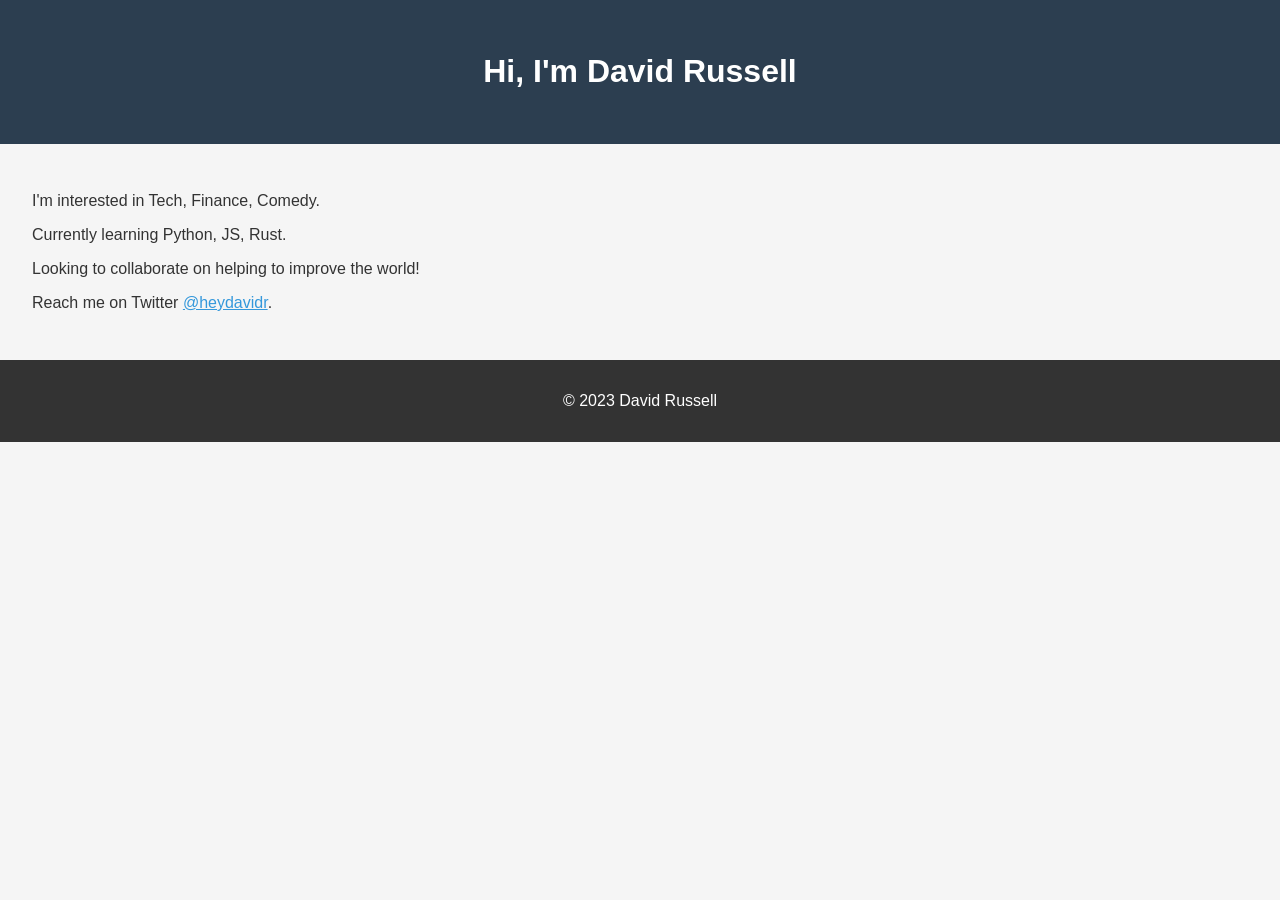
<file: index.html>
<!DOCTYPE html>
<html lang="en">
<head>
    <meta charset="UTF-8">
    <meta name="viewport" content="width=device-width, initial-scale=1.0">
    <title>David Russell</title>
    <link rel="stylesheet" href="style.css">
</head>
<body>
    <header>
        <h1>Hi, I'm David Russell</h1>
    </header>
    <section id="about">
        <p>I'm interested in Tech, Finance, Comedy.</p>
        <p>Currently learning Python, JS, Rust.</p>
        <p>Looking to collaborate on helping to improve the world!</p>
        <p>Reach me on Twitter <a href="https://twitter.com/heydavidr">@heydavidr</a>.</p>
    </section>
    <footer>
        <p>&copy; 2023 David Russell</p>
    </footer>
</body>
</html>
</file>
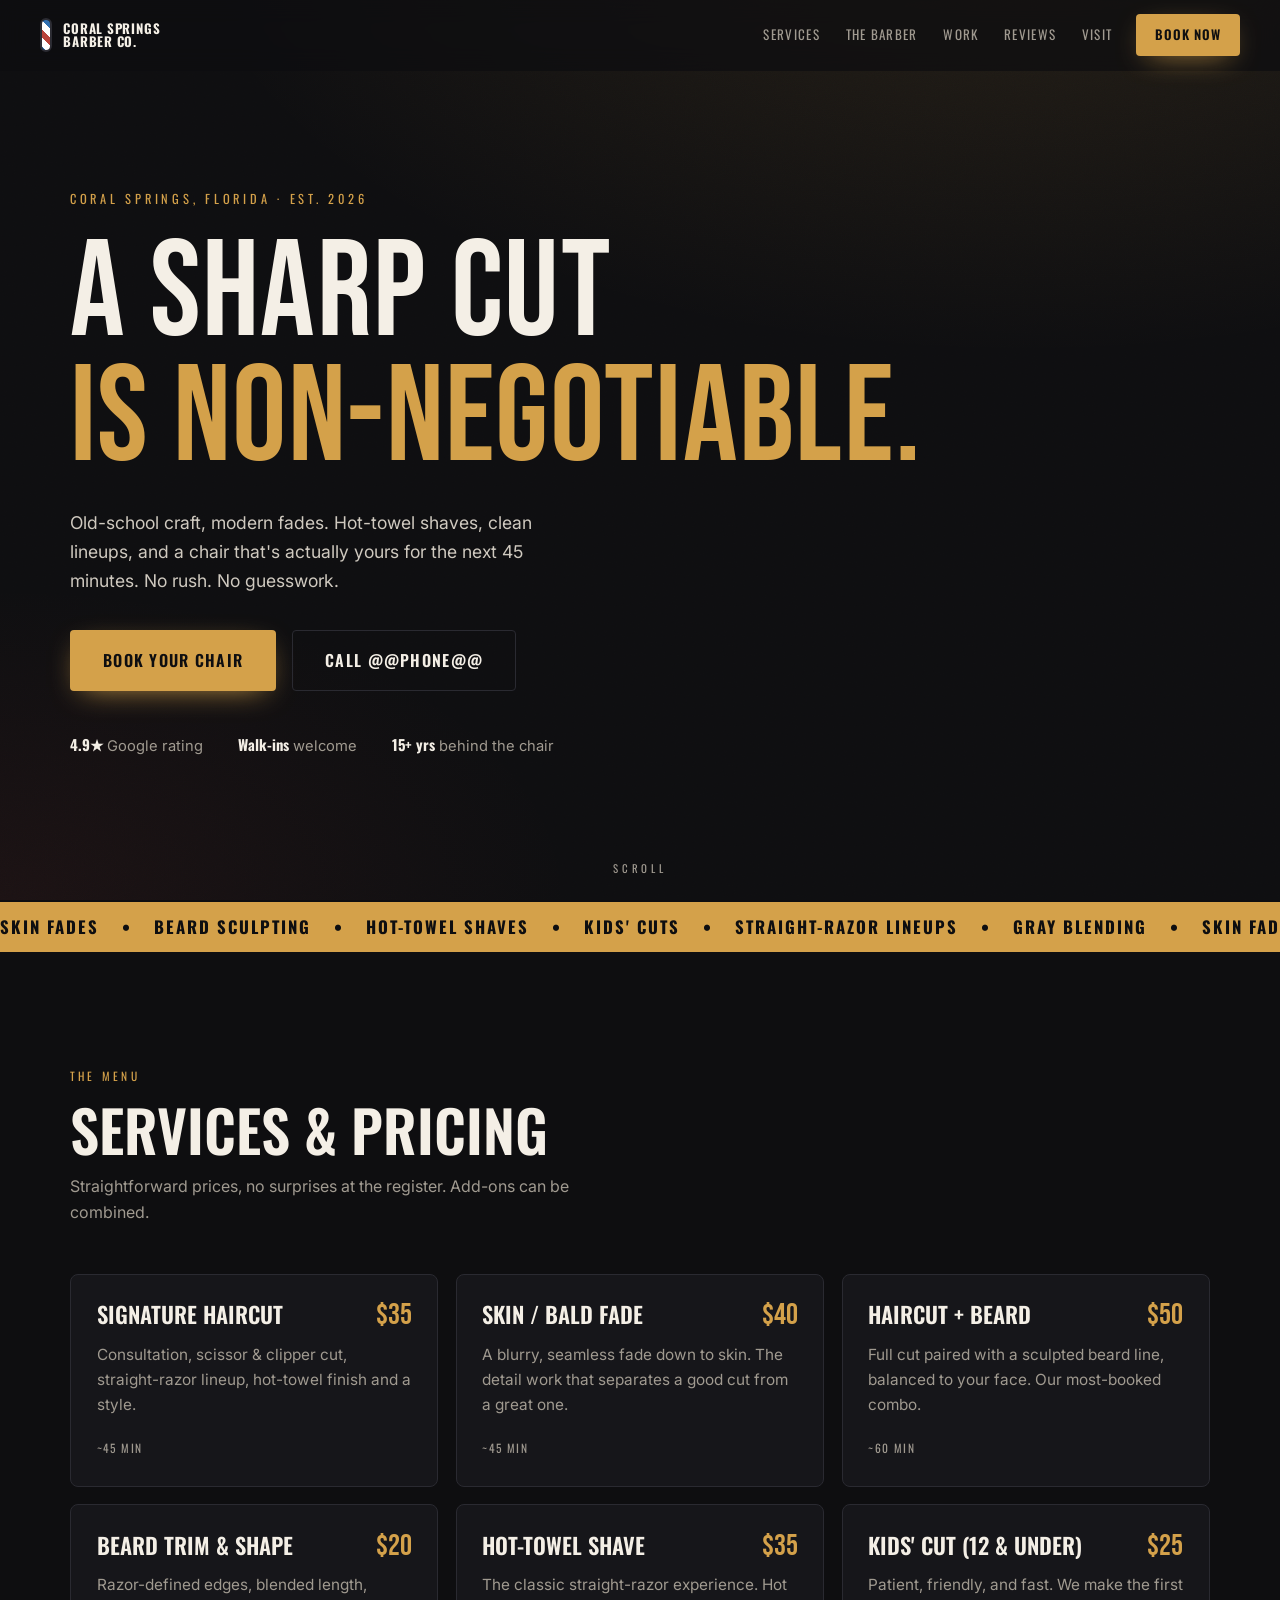
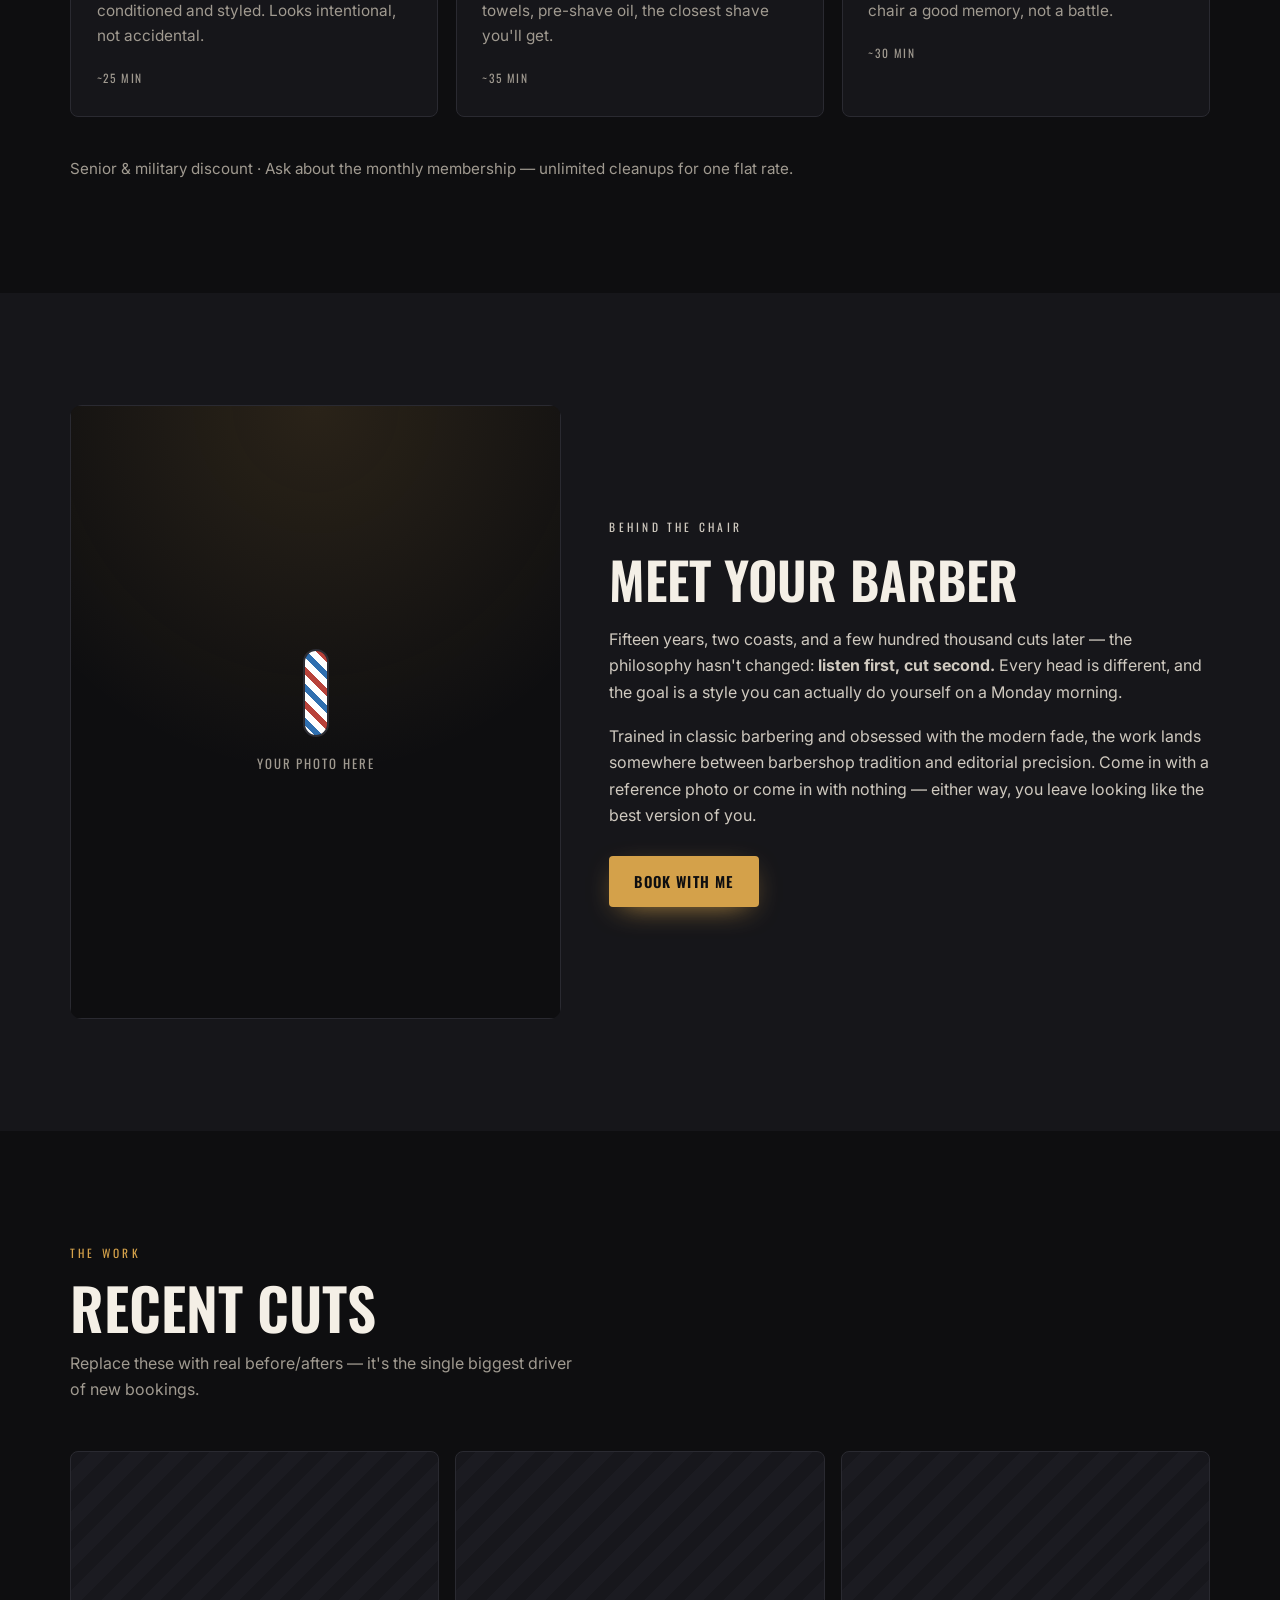
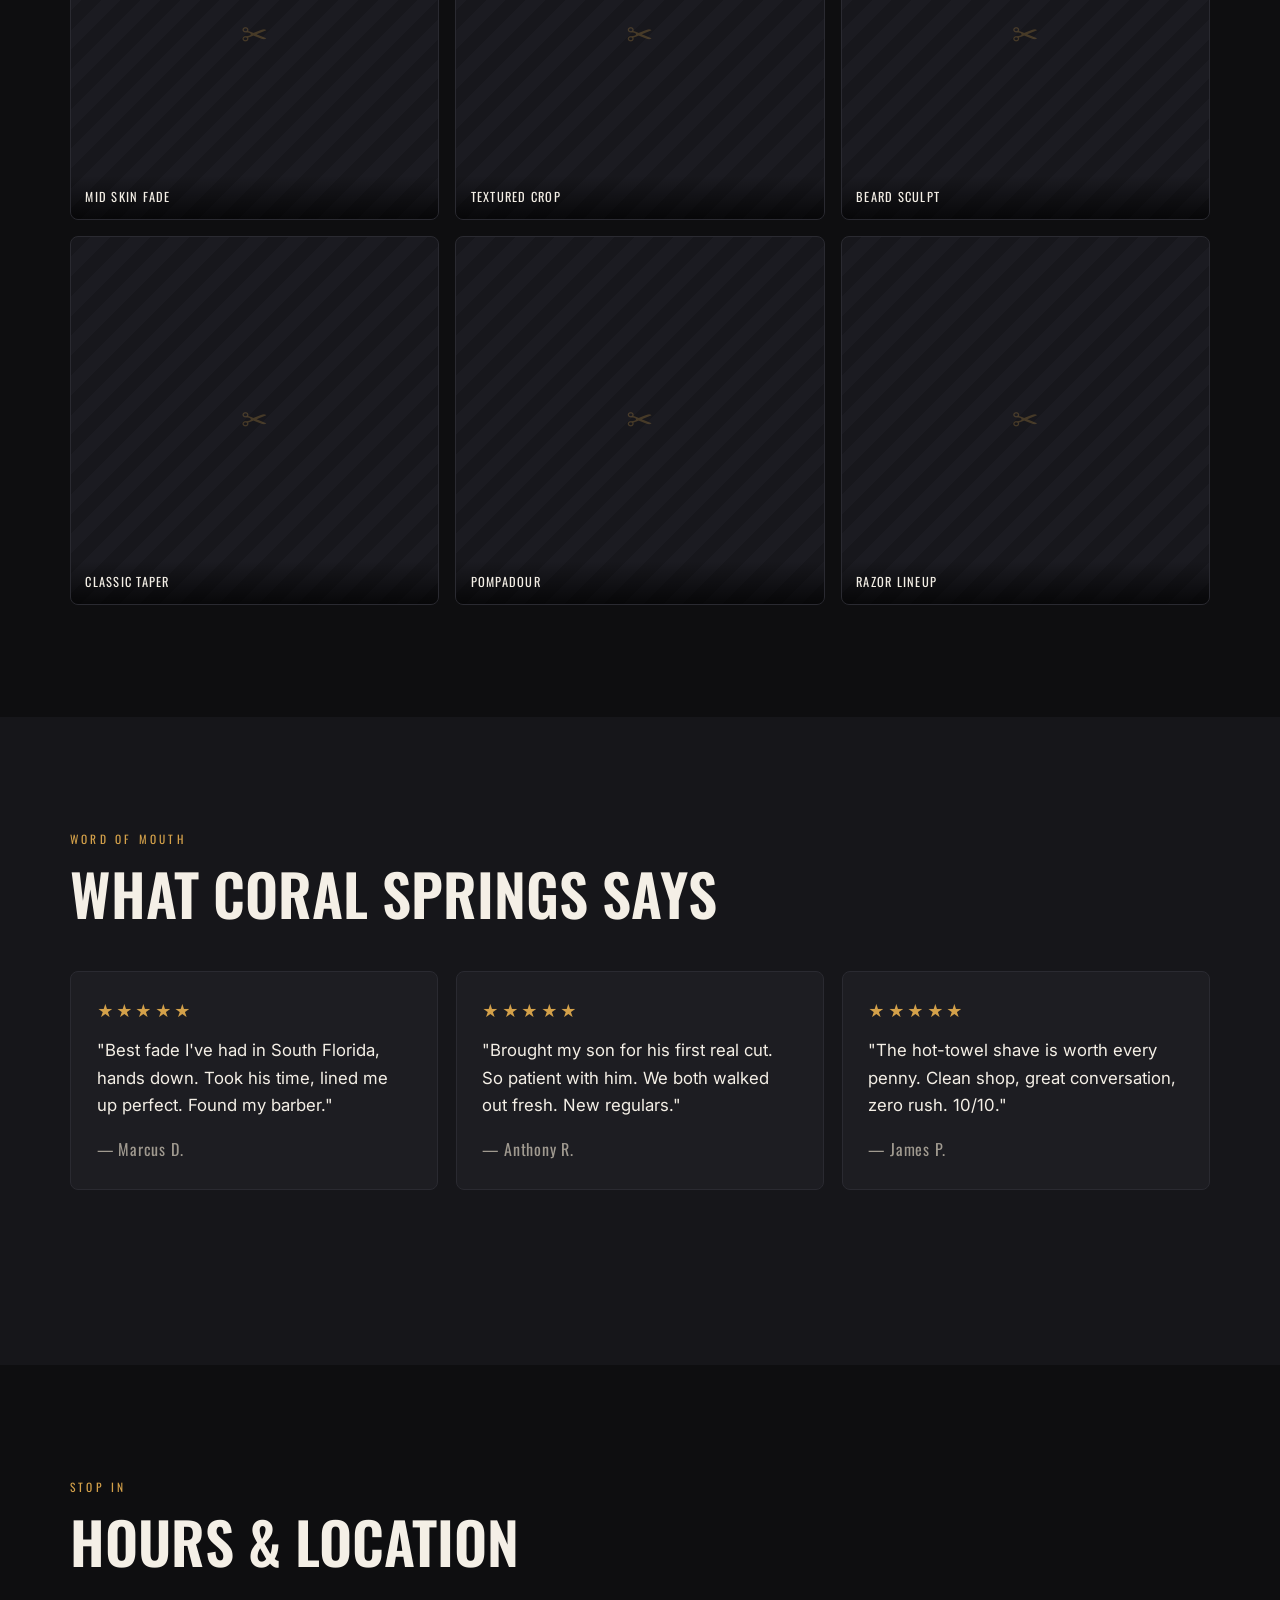
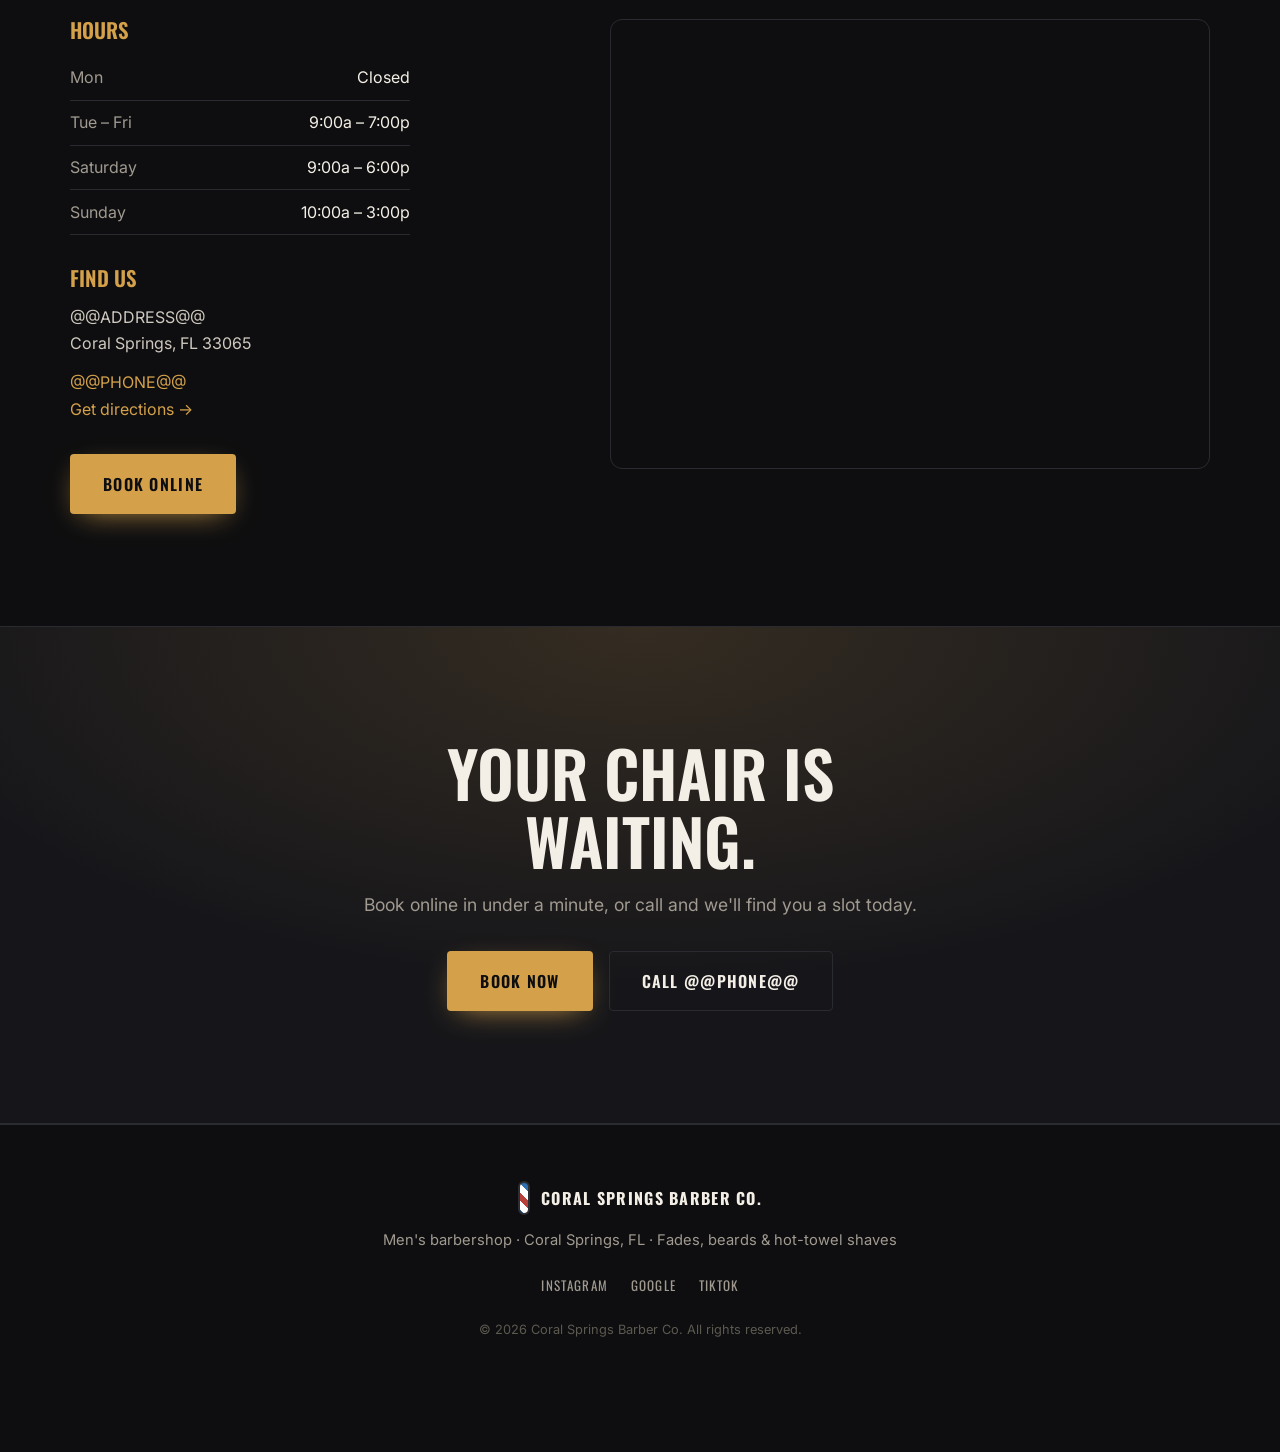
<file: barbershop/index.html>
<!DOCTYPE html>
<html lang="en">
<head>
  <meta charset="UTF-8" />
  <meta name="viewport" content="width=device-width, initial-scale=1.0" />
  <meta name="theme-color" content="#0e0e10" />

  <!-- ════════════════════════════════════════════════════════════════
       SEO / LOCAL SEARCH  ·  edit the business facts in ONE place below,
       then run find-and-replace for the @@TOKENS@@ across this file.
       Tokens used:  @@BUSINESS@@  @@PHONE@@  @@PHONE_HREF@@  @@ADDRESS@@
                     @@BOOKING_URL@@  @@DOMAIN@@
       (see README.md → "Make it real in 5 minutes")
       ════════════════════════════════════════════════════════════════ -->

  <title>Coral Springs Barber Co. — Men's Barbershop &amp; Haircuts in Coral Springs, FL</title>
  <meta name="description" content="Coral Springs Barber Co. — a modern men's barbershop in Coral Springs, FL. Precision fades, beard trims, hot-towel shaves and straight-razor lineups. Walk-ins welcome, book online in seconds." />
  <link rel="canonical" href="https://@@DOMAIN@@/" />

  <!-- Local search signals -->
  <meta name="geo.region" content="US-FL" />
  <meta name="geo.placename" content="Coral Springs, Florida" />
  <meta name="geo.position" content="26.271192;-80.270604" />
  <meta name="ICBM" content="26.271192, -80.270604" />

  <!-- Open Graph / social -->
  <meta property="og:type" content="business.business" />
  <meta property="og:title" content="Coral Springs Barber Co. — Men's Barbershop in Coral Springs, FL" />
  <meta property="og:description" content="Precision fades, beard trims and hot-towel shaves. Walk-ins welcome. Book online in seconds." />
  <meta property="og:image" content="https://@@DOMAIN@@/assets/og-image.svg" />
  <meta property="og:url" content="https://@@DOMAIN@@/" />
  <meta property="og:site_name" content="Coral Springs Barber Co." />
  <meta name="twitter:card" content="summary_large_image" />
  <meta name="twitter:title" content="Coral Springs Barber Co. — Men's Barbershop in Coral Springs, FL" />
  <meta name="twitter:description" content="Precision fades, beard trims and hot-towel shaves. Walk-ins welcome. Book online in seconds." />
  <meta name="twitter:image" content="https://@@DOMAIN@@/assets/og-image.svg" />

  <link rel="icon" href="assets/favicon.svg" type="image/svg+xml" />
  <link rel="manifest" href="site.webmanifest" />

  <!-- Fonts -->
  <link rel="preconnect" href="https://fonts.googleapis.com" />
  <link rel="preconnect" href="https://fonts.gstatic.com" crossorigin />
  <link href="https://fonts.googleapis.com/css2?family=Bebas+Neue&family=Oswald:wght@400;500;600;700&family=Inter:wght@400;500;600&display=swap" rel="stylesheet" />

  <link rel="stylesheet" href="assets/styles.css" />

  <!-- ════════ STRUCTURED DATA  (this is what wins Google's local pack) ════════ -->
  <script type="application/ld+json">
  {
    "@context": "https://schema.org",
    "@type": "BarberShop",
    "name": "Coral Springs Barber Co.",
    "image": "https://@@DOMAIN@@/assets/og-image.svg",
    "url": "https://@@DOMAIN@@/",
    "telephone": "@@PHONE@@",
    "priceRange": "$$",
    "address": {
      "@type": "PostalAddress",
      "streetAddress": "@@ADDRESS@@",
      "addressLocality": "Coral Springs",
      "addressRegion": "FL",
      "postalCode": "33065",
      "addressCountry": "US"
    },
    "geo": {
      "@type": "GeoCoordinates",
      "latitude": 26.271192,
      "longitude": -80.270604
    },
    "areaServed": ["Coral Springs", "Coconut Creek", "Parkland", "Margate", "Tamarac"],
    "openingHoursSpecification": [
      { "@type": "OpeningHoursSpecification", "dayOfWeek": ["Tuesday","Wednesday","Thursday","Friday"], "opens": "09:00", "closes": "19:00" },
      { "@type": "OpeningHoursSpecification", "dayOfWeek": "Saturday", "opens": "09:00", "closes": "18:00" },
      { "@type": "OpeningHoursSpecification", "dayOfWeek": "Sunday", "opens": "10:00", "closes": "15:00" }
    ],
    "sameAs": [
      "https://www.instagram.com/",
      "https://www.google.com/maps"
    ],
    "makesOffer": [
      { "@type": "Offer", "itemOffered": { "@type": "Service", "name": "Signature Haircut" }, "price": "35", "priceCurrency": "USD" },
      { "@type": "Offer", "itemOffered": { "@type": "Service", "name": "Skin Fade" }, "price": "40", "priceCurrency": "USD" },
      { "@type": "Offer", "itemOffered": { "@type": "Service", "name": "Beard Trim & Shape" }, "price": "20", "priceCurrency": "USD" },
      { "@type": "Offer", "itemOffered": { "@type": "Service", "name": "Hot-Towel Straight-Razor Shave" }, "price": "35", "priceCurrency": "USD" }
    ]
  }
  </script>
</head>

<body>
  <!-- Skip link for a11y -->
  <a href="#book" class="skip-link">Skip to booking</a>

  <!-- ════════════════ NAV ════════════════ -->
  <header class="nav" id="nav">
    <a href="#top" class="nav__brand">
      <span class="pole" aria-hidden="true"><span class="pole__stripes"></span></span>
      <span class="nav__name">Coral&nbsp;Springs<br />Barber&nbsp;Co.</span>
    </a>
    <nav class="nav__links" aria-label="Primary">
      <a href="#services">Services</a>
      <a href="#barber">The Barber</a>
      <a href="#gallery">Work</a>
      <a href="#reviews">Reviews</a>
      <a href="#visit">Visit</a>
    </nav>
    <a href="@@BOOKING_URL@@" class="btn btn--gold nav__cta">Book Now</a>
  </header>

  <!-- ════════════════ HERO ════════════════ -->
  <main id="top">
    <section class="hero" id="hero">
      <div class="hero__grain" aria-hidden="true"></div>
      <div class="hero__inner reveal">
        <p class="hero__eyebrow">Coral Springs, Florida · Est. 2026</p>
        <h1 class="hero__title">
          A sharp cut<br /><span class="accent">is non-negotiable.</span>
        </h1>
        <p class="hero__lede">
          Old-school craft, modern fades. Hot-towel shaves, clean lineups, and a chair
          that's actually yours for the next 45 minutes. No rush. No guesswork.
        </p>
        <div class="hero__actions">
          <a href="@@BOOKING_URL@@" class="btn btn--gold btn--lg">Book your chair</a>
          <a href="tel:@@PHONE_HREF@@" class="btn btn--ghost btn--lg">Call @@PHONE@@</a>
        </div>
        <ul class="hero__trust">
          <li><strong>4.9★</strong> Google rating</li>
          <li><strong>Walk-ins</strong> welcome</li>
          <li><strong>15+ yrs</strong> behind the chair</li>
        </ul>
      </div>
      <div class="hero__scroll" aria-hidden="true">scroll</div>
    </section>

    <!-- ════════════════ MARQUEE ════════════════ -->
    <div class="marquee" aria-hidden="true">
      <div class="marquee__track">
        <span>Skin Fades</span><span>•</span><span>Beard Sculpting</span><span>•</span>
        <span>Hot-Towel Shaves</span><span>•</span><span>Kids' Cuts</span><span>•</span>
        <span>Straight-Razor Lineups</span><span>•</span><span>Gray Blending</span><span>•</span>
        <span>Skin Fades</span><span>•</span><span>Beard Sculpting</span><span>•</span>
        <span>Hot-Towel Shaves</span><span>•</span><span>Kids' Cuts</span><span>•</span>
        <span>Straight-Razor Lineups</span><span>•</span><span>Gray Blending</span><span>•</span>
      </div>
    </div>

    <!-- ════════════════ SERVICES ════════════════ -->
    <section class="section" id="services">
      <div class="section__head reveal">
        <p class="kicker">The menu</p>
        <h2>Services &amp; pricing</h2>
        <p class="section__sub">Straightforward prices, no surprises at the register. Add-ons can be combined.</p>
      </div>

      <div class="cards">
        <article class="card reveal">
          <div class="card__row"><h3>Signature Haircut</h3><span class="price">$35</span></div>
          <p>Consultation, scissor &amp; clipper cut, straight-razor lineup, hot-towel finish and a style.</p>
          <span class="card__time">~45 min</span>
        </article>
        <article class="card reveal">
          <div class="card__row"><h3>Skin / Bald Fade</h3><span class="price">$40</span></div>
          <p>A blurry, seamless fade down to skin. The detail work that separates a good cut from a great one.</p>
          <span class="card__time">~45 min</span>
        </article>
        <article class="card reveal">
          <div class="card__row"><h3>Haircut + Beard</h3><span class="price">$50</span></div>
          <p>Full cut paired with a sculpted beard line, balanced to your face. Our most-booked combo.</p>
          <span class="card__time">~60 min</span>
        </article>
        <article class="card reveal">
          <div class="card__row"><h3>Beard Trim &amp; Shape</h3><span class="price">$20</span></div>
          <p>Razor-defined edges, blended length, conditioned and styled. Looks intentional, not accidental.</p>
          <span class="card__time">~25 min</span>
        </article>
        <article class="card reveal">
          <div class="card__row"><h3>Hot-Towel Shave</h3><span class="price">$35</span></div>
          <p>The classic straight-razor experience. Hot towels, pre-shave oil, the closest shave you'll get.</p>
          <span class="card__time">~35 min</span>
        </article>
        <article class="card reveal">
          <div class="card__row"><h3>Kids' Cut (12 &amp; under)</h3><span class="price">$25</span></div>
          <p>Patient, friendly, and fast. We make the first chair a good memory, not a battle.</p>
          <span class="card__time">~30 min</span>
        </article>
      </div>

      <p class="section__note reveal">Senior &amp; military discount · Ask about the monthly membership — unlimited cleanups for one flat rate.</p>
    </section>

    <!-- ════════════════ THE BARBER ════════════════ -->
    <section class="section section--alt" id="barber">
      <div class="barber">
        <div class="barber__portrait reveal" aria-hidden="true">
          <!-- Drop a real headshot at assets/barber.jpg and swap the <img> in (see README). -->
          <div class="barber__placeholder">
            <span class="pole pole--lg"><span class="pole__stripes"></span></span>
            <p>Your photo here</p>
          </div>
        </div>
        <div class="barber__bio reveal">
          <p class="kicker">Behind the chair</p>
          <h2>Meet your barber</h2>
          <p>
            Fifteen years, two coasts, and a few hundred thousand cuts later — the philosophy
            hasn't changed: <strong>listen first, cut second.</strong> Every head is different,
            and the goal is a style you can actually do yourself on a Monday morning.
          </p>
          <p>
            Trained in classic barbering and obsessed with the modern fade, the work lands
            somewhere between barbershop tradition and editorial precision. Come in with a
            reference photo or come in with nothing — either way, you leave looking like the
            best version of you.
          </p>
          <a href="@@BOOKING_URL@@" class="btn btn--gold">Book with me</a>
        </div>
      </div>
    </section>

    <!-- ════════════════ GALLERY ════════════════ -->
    <section class="section" id="gallery">
      <div class="section__head reveal">
        <p class="kicker">The work</p>
        <h2>Recent cuts</h2>
        <p class="section__sub">Replace these with real before/afters — it's the single biggest driver of new bookings.</p>
      </div>
      <div class="gallery">
        <!-- Placeholder tiles. Drop photos in assets/ and swap each div for <img>. -->
        <figure class="gallery__tile reveal" data-label="Mid skin fade"></figure>
        <figure class="gallery__tile reveal" data-label="Textured crop"></figure>
        <figure class="gallery__tile reveal" data-label="Beard sculpt"></figure>
        <figure class="gallery__tile reveal" data-label="Classic taper"></figure>
        <figure class="gallery__tile reveal" data-label="Pompadour"></figure>
        <figure class="gallery__tile reveal" data-label="Razor lineup"></figure>
      </div>
    </section>

    <!-- ════════════════ REVIEWS ════════════════ -->
    <section class="section section--alt" id="reviews">
      <div class="section__head reveal">
        <p class="kicker">Word of mouth</p>
        <h2>What Coral Springs says</h2>
      </div>
      <div class="reviews">
        <blockquote class="review reveal">
          <div class="stars">★★★★★</div>
          <p>"Best fade I've had in South Florida, hands down. Took his time, lined me up perfect. Found my barber."</p>
          <cite>— Marcus D.</cite>
        </blockquote>
        <blockquote class="review reveal">
          <div class="stars">★★★★★</div>
          <p>"Brought my son for his first real cut. So patient with him. We both walked out fresh. New regulars."</p>
          <cite>— Anthony R.</cite>
        </blockquote>
        <blockquote class="review reveal">
          <div class="stars">★★★★★</div>
          <p>"The hot-towel shave is worth every penny. Clean shop, great conversation, zero rush. 10/10."</p>
          <cite>— James P.</cite>
        </blockquote>
      </div>
      <p class="section__note reveal">
        <a href="https://search.google.com/local/writereview" class="link-gold">Leave a Google review →</a>
        &nbsp;·&nbsp; every one helps the shop show up first when someone searches "barber near me."
      </p>
    </section>

    <!-- ════════════════ VISIT / HOURS / MAP ════════════════ -->
    <section class="section" id="visit">
      <div class="section__head reveal">
        <p class="kicker">Stop in</p>
        <h2>Hours &amp; location</h2>
      </div>
      <div class="visit">
        <div class="visit__info reveal">
          <div class="visit__block">
            <h3>Hours</h3>
            <ul class="hours">
              <li><span>Mon</span><span>Closed</span></li>
              <li><span>Tue – Fri</span><span>9:00a – 7:00p</span></li>
              <li><span>Saturday</span><span>9:00a – 6:00p</span></li>
              <li><span>Sunday</span><span>10:00a – 3:00p</span></li>
            </ul>
          </div>
          <div class="visit__block">
            <h3>Find us</h3>
            <p class="visit__addr">@@ADDRESS@@<br />Coral Springs, FL 33065</p>
            <p>
              <a href="tel:@@PHONE_HREF@@" class="link-gold">@@PHONE@@</a><br />
              <a href="https://www.google.com/maps/search/?api=1&amp;query=Coral+Springs+Barber+Co" class="link-gold">Get directions →</a>
            </p>
          </div>
          <a href="@@BOOKING_URL@@" class="btn btn--gold btn--lg">Book online</a>
        </div>
        <div class="visit__map reveal">
          <iframe
            title="Map to Coral Springs Barber Co."
            src="https://www.google.com/maps?q=Coral%20Springs%2C%20FL&output=embed"
            loading="lazy"
            referrerpolicy="no-referrer-when-downgrade"
            allowfullscreen></iframe>
        </div>
      </div>
    </section>

    <!-- ════════════════ BOOK CTA ════════════════ -->
    <section class="cta-band" id="book">
      <div class="cta-band__inner reveal">
        <h2>Your chair is waiting.</h2>
        <p>Book online in under a minute, or call and we'll find you a slot today.</p>
        <div class="hero__actions">
          <a href="@@BOOKING_URL@@" class="btn btn--gold btn--lg">Book now</a>
          <a href="tel:@@PHONE_HREF@@" class="btn btn--ghost btn--lg">Call @@PHONE@@</a>
        </div>
      </div>
    </section>
  </main>

  <!-- ════════════════ FOOTER ════════════════ -->
  <footer class="footer">
    <div class="footer__brand">
      <span class="pole" aria-hidden="true"><span class="pole__stripes"></span></span>
      <span>Coral Springs Barber Co.</span>
    </div>
    <p class="footer__tag">Men's barbershop · Coral Springs, FL · Fades, beards &amp; hot-towel shaves</p>
    <nav class="footer__social" aria-label="Social">
      <a href="https://www.instagram.com/">Instagram</a>
      <a href="https://www.google.com/maps">Google</a>
      <a href="https://www.tiktok.com/">TikTok</a>
    </nav>
    <p class="footer__fine">© <span id="year">2026</span> Coral Springs Barber Co. All rights reserved.</p>
  </footer>

  <!-- ════════════════ STICKY MOBILE BAR ════════════════ -->
  <div class="mobilebar" aria-hidden="false">
    <a href="tel:@@PHONE_HREF@@" class="mobilebar__call">Call</a>
    <a href="@@BOOKING_URL@@" class="mobilebar__book">Book a chair</a>
  </div>

  <script src="assets/script.js" defer></script>
</body>
</html>
</file>
<file: style.css>
body {
    font-family: Arial, sans-serif;
    margin: 0;
    padding: 0;
    background: #f5f5f5;
    color: #333;
}

header {
    background: #2c3e50;
    color: white;
    padding: 2rem;
    text-align: center;
}

section {
    padding: 2rem;
}

footer {
    background: #333;
    color: white;
    text-align: center;
    padding: 1rem;
}

a {
    color: #3498db;
}
</file>
<file: barbershop/assets/styles.css>
/* ════════════════════════════════════════════════════════════════
   Coral Springs Barber Co. — styles
   Palette: ink #0e0e10 · charcoal #16161a · gold #d4a14a · bone #f4efe6
   Type: Bebas Neue (display) · Oswald (headings) · Inter (body)
   Zero frameworks, zero JS deps. ~1 file. Fast.
   ════════════════════════════════════════════════════════════════ */

:root {
  --ink: #0e0e10;
  --charcoal: #16161a;
  --charcoal-2: #1d1d22;
  --line: #2a2a31;
  --gold: #d4a14a;
  --gold-bright: #e8bd6b;
  --bone: #f4efe6;
  --muted: #a09a90;
  --red: #b8423a;
  --maxw: 1140px;
  --ease: cubic-bezier(.22, 1, .36, 1);
}

* { box-sizing: border-box; margin: 0; padding: 0; }

html { scroll-behavior: smooth; scroll-padding-top: 80px; }

body {
  background: var(--ink);
  color: var(--bone);
  font-family: 'Inter', system-ui, sans-serif;
  line-height: 1.65;
  -webkit-font-smoothing: antialiased;
  overflow-x: hidden;
}

img, iframe { max-width: 100%; display: block; }

a { color: inherit; text-decoration: none; }

h1, h2, h3 { font-family: 'Oswald', sans-serif; font-weight: 600; line-height: 1.05; }

.accent { color: var(--gold); }

.kicker {
  font-family: 'Oswald', sans-serif;
  text-transform: uppercase;
  letter-spacing: .28em;
  font-size: .72rem;
  color: var(--gold);
  margin-bottom: .9rem;
}

.skip-link {
  position: absolute; left: -999px; top: 0; z-index: 200;
  background: var(--gold); color: var(--ink); padding: .6rem 1rem; font-weight: 600;
}
.skip-link:focus { left: 1rem; top: 1rem; }

/* ── Barber pole (pure CSS) ───────────────────────── */
.pole {
  display: inline-block; width: 12px; height: 34px;
  border-radius: 8px; overflow: hidden;
  border: 2px solid #2c2c33; background: #0a0a0c;
  flex: none;
}
.pole__stripes {
  display: block; width: 100%; height: 200%;
  background: repeating-linear-gradient(
    45deg,
    #fff 0 6px, var(--red) 6px 12px, #fff 12px 18px, #2f6fb0 18px 24px
  );
  animation: pole 1.1s linear infinite;
}
.pole--lg { width: 26px; height: 88px; border-radius: 14px; }
@keyframes pole { to { transform: translateY(-50%); } }
@media (prefers-reduced-motion: reduce) { .pole__stripes { animation: none; } }

/* ── Buttons ───────────────────────────────────────── */
.btn {
  display: inline-flex; align-items: center; justify-content: center;
  font-family: 'Oswald', sans-serif; font-weight: 600;
  text-transform: uppercase; letter-spacing: .08em; font-size: .92rem;
  padding: .8rem 1.5rem; border-radius: 4px; cursor: pointer;
  transition: transform .25s var(--ease), background .25s, color .25s, box-shadow .25s;
  border: 1px solid transparent; white-space: nowrap;
}
.btn--lg { padding: 1rem 2rem; font-size: 1rem; }
.btn--gold { background: var(--gold); color: var(--ink); box-shadow: 0 8px 30px -12px var(--gold); }
.btn--gold:hover { background: var(--gold-bright); transform: translateY(-2px); }
.btn--ghost { border-color: var(--line); color: var(--bone); }
.btn--ghost:hover { border-color: var(--gold); color: var(--gold); transform: translateY(-2px); }

/* ── Nav ───────────────────────────────────────────── */
.nav {
  position: fixed; top: 0; left: 0; right: 0; z-index: 100;
  display: flex; align-items: center; gap: 1.5rem;
  padding: .9rem clamp(1rem, 4vw, 2.5rem);
  background: rgba(14, 14, 16, .7); backdrop-filter: blur(12px);
  border-bottom: 1px solid transparent; transition: border-color .3s, background .3s;
}
.nav.scrolled { border-bottom-color: var(--line); background: rgba(14, 14, 16, .92); }
.nav__brand { display: flex; align-items: center; gap: .7rem; margin-right: auto; }
.nav__name {
  font-family: 'Oswald', sans-serif; font-weight: 700; text-transform: uppercase;
  font-size: .82rem; line-height: 1; letter-spacing: .06em;
}
.nav__links { display: flex; gap: 1.6rem; }
.nav__links a {
  font-family: 'Oswald', sans-serif; text-transform: uppercase; font-size: .82rem;
  letter-spacing: .1em; color: var(--muted); transition: color .2s; position: relative;
}
.nav__links a:hover { color: var(--bone); }
.nav__cta { padding: .55rem 1.1rem; font-size: .82rem; }

/* ── Hero ──────────────────────────────────────────── */
.hero {
  position: relative; min-height: 100vh; display: flex; flex-direction: column;
  justify-content: center; padding: 7rem clamp(1.2rem, 5vw, 3rem) 4rem;
  background:
    radial-gradient(120% 90% at 80% -10%, rgba(212, 161, 74, .12), transparent 55%),
    radial-gradient(90% 70% at 0% 100%, rgba(184, 66, 58, .08), transparent 50%),
    var(--ink);
  overflow: hidden;
}
.hero__grain {
  position: absolute; inset: 0; pointer-events: none; opacity: .5; mix-blend-mode: overlay;
  background-image: url("data:image/svg+xml,%3Csvg xmlns='http://www.w3.org/2000/svg' width='120' height='120'%3E%3Cfilter id='n'%3E%3CfeTurbulence type='fractalNoise' baseFrequency='.9' numOctaves='2'/%3E%3C/filter%3E%3Crect width='100%25' height='100%25' filter='url(%23n)' opacity='.35'/%3E%3C/svg%3E");
}
.hero__inner { position: relative; max-width: var(--maxw); width: 100%; margin: 0 auto; }
.hero__eyebrow {
  font-family: 'Oswald', sans-serif; text-transform: uppercase; letter-spacing: .3em;
  font-size: .78rem; color: var(--gold); margin-bottom: 1.4rem;
}
.hero__title {
  font-family: 'Bebas Neue', sans-serif; font-weight: 400;
  font-size: clamp(3.4rem, 12vw, 8.5rem); line-height: .92; letter-spacing: .01em;
  text-transform: uppercase;
}
.hero__lede { max-width: 44ch; margin: 1.6rem 0 2.2rem; color: #cfc9bf; font-size: 1.1rem; }
.hero__actions { display: flex; gap: 1rem; flex-wrap: wrap; }
.hero__trust {
  list-style: none; display: flex; gap: 2.2rem; flex-wrap: wrap;
  margin-top: 2.6rem; color: var(--muted); font-size: .92rem;
}
.hero__trust strong { color: var(--bone); font-family: 'Oswald', sans-serif; }
.hero__scroll {
  position: absolute; bottom: 1.4rem; left: 50%; transform: translateX(-50%);
  font-family: 'Oswald', sans-serif; text-transform: uppercase; letter-spacing: .35em;
  font-size: .68rem; color: var(--muted); animation: bob 2s ease-in-out infinite;
}
@keyframes bob { 50% { transform: translate(-50%, 8px); } }

/* ── Marquee ───────────────────────────────────────── */
.marquee {
  background: var(--gold); color: var(--ink); overflow: hidden; padding: .7rem 0;
  border-block: 2px solid var(--ink);
}
.marquee__track {
  display: flex; gap: 1.4rem; white-space: nowrap; width: max-content;
  animation: scroll-x 28s linear infinite;
  font-family: 'Oswald', sans-serif; font-weight: 700; text-transform: uppercase;
  letter-spacing: .12em; font-size: 1.05rem;
}
@keyframes scroll-x { to { transform: translateX(-50%); } }
@media (prefers-reduced-motion: reduce) { .marquee__track { animation: none; } }

/* ── Sections ──────────────────────────────────────── */
.section { padding: clamp(4rem, 9vw, 7rem) clamp(1.2rem, 5vw, 3rem); }
.section--alt { background: var(--charcoal); }
.section__head { max-width: var(--maxw); margin: 0 auto 3rem; }
.section__head h2 { font-size: clamp(2.2rem, 6vw, 3.6rem); text-transform: uppercase; }
.section__sub { color: var(--muted); margin-top: .8rem; max-width: 52ch; }
.section__note { max-width: var(--maxw); margin: 2.4rem auto 0; color: var(--muted); font-size: .95rem; }

/* ── Cards / services ──────────────────────────────── */
.cards {
  max-width: var(--maxw); margin: 0 auto;
  display: grid; gap: 1.1rem; grid-template-columns: repeat(auto-fit, minmax(280px, 1fr));
}
.card {
  background: var(--charcoal); border: 1px solid var(--line); border-radius: 8px;
  padding: 1.6rem; transition: transform .3s var(--ease), border-color .3s;
}
.section--alt .card { background: var(--charcoal-2); }
.card:hover { transform: translateY(-4px); border-color: var(--gold); }
.card__row { display: flex; align-items: baseline; justify-content: space-between; gap: 1rem; }
.card h3 { font-size: 1.4rem; text-transform: uppercase; }
.card p { color: var(--muted); margin: .7rem 0 1rem; font-size: .96rem; }
.price {
  font-family: 'Bebas Neue', sans-serif; font-size: 1.9rem; color: var(--gold); line-height: 1;
}
.card__time {
  font-family: 'Oswald', sans-serif; text-transform: uppercase; letter-spacing: .12em;
  font-size: .72rem; color: var(--muted);
}

/* ── The barber ────────────────────────────────────── */
.barber {
  max-width: var(--maxw); margin: 0 auto; display: grid; gap: 3rem; align-items: center;
  grid-template-columns: 0.9fr 1.1fr;
}
.barber__portrait { aspect-ratio: 4 / 5; border-radius: 12px; overflow: hidden; }
.barber__placeholder {
  height: 100%; display: flex; flex-direction: column; gap: 1rem;
  align-items: center; justify-content: center;
  background:
    radial-gradient(120% 100% at 50% 0%, rgba(212,161,74,.14), transparent 60%),
    var(--ink);
  border: 1px solid var(--line); color: var(--muted);
  font-family: 'Oswald', sans-serif; text-transform: uppercase; letter-spacing: .15em; font-size: .8rem;
}
.barber__bio h2 { font-size: clamp(2rem, 5vw, 3.2rem); text-transform: uppercase; margin-bottom: 1.2rem; }
.barber__bio p { color: #cfc9bf; margin-bottom: 1.1rem; }
.barber__bio .btn { margin-top: .6rem; }

/* ── Gallery ───────────────────────────────────────── */
.gallery {
  max-width: var(--maxw); margin: 0 auto;
  display: grid; gap: 1rem; grid-template-columns: repeat(3, 1fr);
}
.gallery__tile {
  position: relative; aspect-ratio: 1; border-radius: 8px; overflow: hidden;
  border: 1px solid var(--line);
  background:
    repeating-linear-gradient(135deg, #17171c 0 14px, #1b1b21 14px 28px);
}
.gallery__tile::after {
  content: attr(data-label);
  position: absolute; inset: auto 0 0 0; padding: .7rem .9rem;
  font-family: 'Oswald', sans-serif; text-transform: uppercase; letter-spacing: .1em;
  font-size: .78rem; color: var(--bone);
  background: linear-gradient(transparent, rgba(0,0,0,.7));
}
.gallery__tile::before {
  content: "✂"; position: absolute; inset: 0; display: grid; place-items: center;
  font-size: 2rem; color: var(--gold); opacity: .25;
}

/* ── Reviews ───────────────────────────────────────── */
.reviews {
  max-width: var(--maxw); margin: 0 auto; display: grid; gap: 1.1rem;
  grid-template-columns: repeat(auto-fit, minmax(260px, 1fr));
}
.review {
  background: var(--charcoal-2); border: 1px solid var(--line); border-radius: 8px; padding: 1.6rem;
}
.stars { color: var(--gold); letter-spacing: .15em; margin-bottom: .8rem; }
.review p { font-size: 1.05rem; margin-bottom: 1rem; }
.review cite { color: var(--muted); font-style: normal; font-family: 'Oswald', sans-serif; letter-spacing: .05em; }
.link-gold { color: var(--gold); border-bottom: 1px solid transparent; transition: border-color .2s; }
.link-gold:hover { border-bottom-color: var(--gold); }

/* ── Visit / hours / map ───────────────────────────── */
.visit {
  max-width: var(--maxw); margin: 0 auto; display: grid; gap: 2.5rem;
  grid-template-columns: 1fr 1.2fr; align-items: start;
}
.visit__block { margin-bottom: 2rem; }
.visit__info h3 {
  font-size: 1.3rem; text-transform: uppercase; color: var(--gold); margin-bottom: .9rem;
}
.hours { list-style: none; }
.hours li {
  display: flex; justify-content: space-between; gap: 2rem;
  padding: .55rem 0; border-bottom: 1px solid var(--line); max-width: 340px;
}
.hours span:first-child { color: var(--muted); }
.visit__addr { color: #cfc9bf; margin-bottom: .8rem; }
.visit__map { aspect-ratio: 4 / 3; border-radius: 12px; overflow: hidden; border: 1px solid var(--line); }
.visit__map iframe { width: 100%; height: 100%; border: 0; filter: grayscale(.3) contrast(1.05); }

/* ── CTA band ──────────────────────────────────────── */
.cta-band {
  padding: clamp(4rem, 10vw, 7rem) 1.5rem; text-align: center;
  background:
    radial-gradient(100% 120% at 50% 0%, rgba(212,161,74,.16), transparent 60%),
    var(--charcoal);
  border-block: 1px solid var(--line);
}
.cta-band__inner { max-width: 620px; margin: 0 auto; }
.cta-band h2 { font-size: clamp(2.4rem, 7vw, 4rem); text-transform: uppercase; }
.cta-band p { color: var(--muted); margin: 1rem 0 2rem; font-size: 1.1rem; }
.cta-band .hero__actions { justify-content: center; }

/* ── Footer ────────────────────────────────────────── */
.footer {
  text-align: center; padding: 3.5rem 1.5rem 7rem; background: var(--ink);
  border-top: 1px solid var(--line);
}
.footer__brand {
  display: inline-flex; align-items: center; gap: .7rem; justify-content: center;
  font-family: 'Oswald', sans-serif; font-weight: 700; text-transform: uppercase;
  letter-spacing: .08em; margin-bottom: .8rem;
}
.footer__tag { color: var(--muted); font-size: .92rem; }
.footer__social { display: flex; gap: 1.4rem; justify-content: center; margin: 1.4rem 0; }
.footer__social a {
  font-family: 'Oswald', sans-serif; text-transform: uppercase; letter-spacing: .1em;
  font-size: .82rem; color: var(--muted); transition: color .2s;
}
.footer__social a:hover { color: var(--gold); }
.footer__fine { color: #5c5950; font-size: .8rem; }

/* ── Sticky mobile bar ─────────────────────────────── */
.mobilebar {
  position: fixed; bottom: 0; left: 0; right: 0; z-index: 90; display: none;
  gap: .6rem; padding: .7rem; background: rgba(14,14,16,.95);
  backdrop-filter: blur(10px); border-top: 1px solid var(--line);
}
.mobilebar a {
  flex: 1; text-align: center; padding: .9rem; border-radius: 6px;
  font-family: 'Oswald', sans-serif; text-transform: uppercase; letter-spacing: .08em; font-weight: 600;
}
.mobilebar__call { border: 1px solid var(--line); color: var(--bone); flex: 0 0 30%; }
.mobilebar__book { background: var(--gold); color: var(--ink); }

/* ── Scroll reveal ─────────────────────────────────── */
.reveal { opacity: 0; transform: translateY(24px); transition: opacity .7s var(--ease), transform .7s var(--ease); }
.reveal.in { opacity: 1; transform: none; }
@media (prefers-reduced-motion: reduce) { .reveal { opacity: 1; transform: none; transition: none; } }

/* ── Responsive ────────────────────────────────────── */
@media (max-width: 860px) {
  .nav__links { display: none; }
  .barber { grid-template-columns: 1fr; }
  .visit { grid-template-columns: 1fr; }
  .gallery { grid-template-columns: repeat(2, 1fr); }
}
@media (max-width: 600px) {
  .nav__cta { display: none; }
  .mobilebar { display: flex; }
  .footer { padding-bottom: 6rem; }
  body { padding-bottom: env(safe-area-inset-bottom); }
}
</file>
